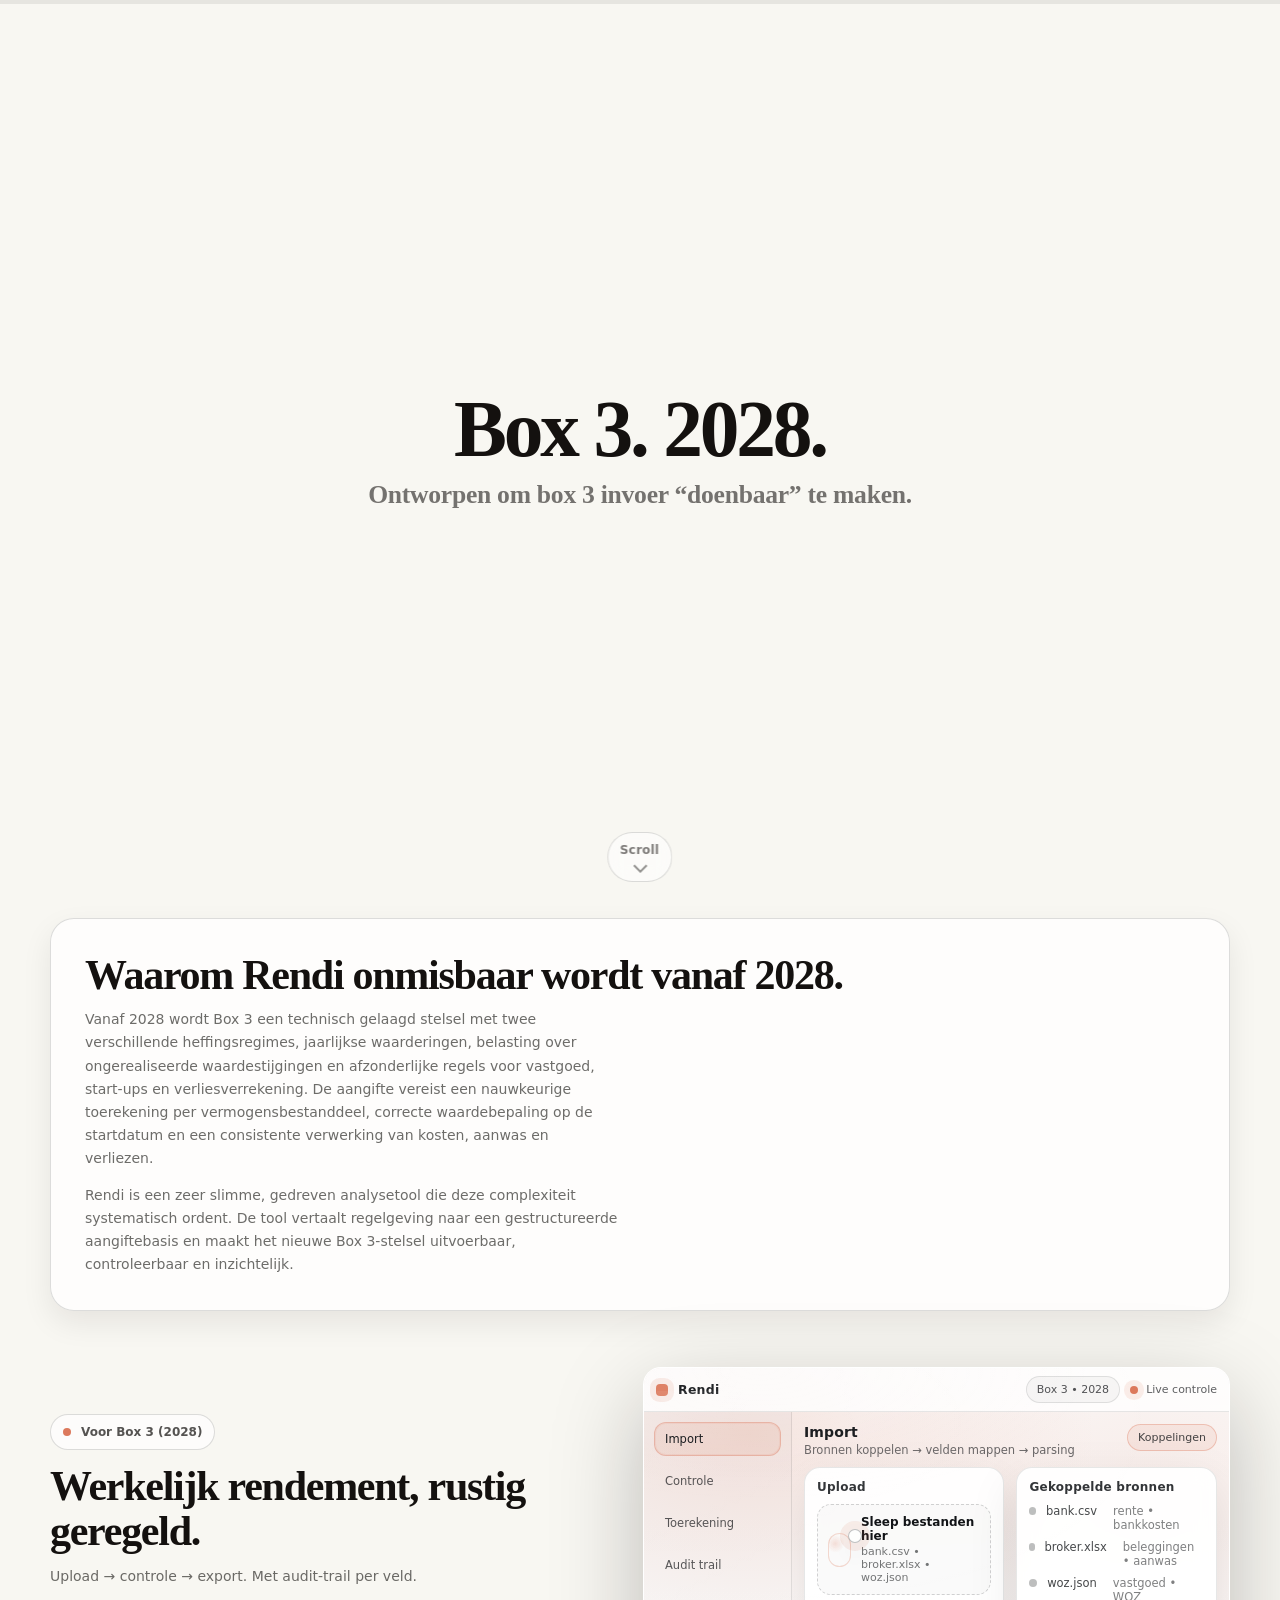
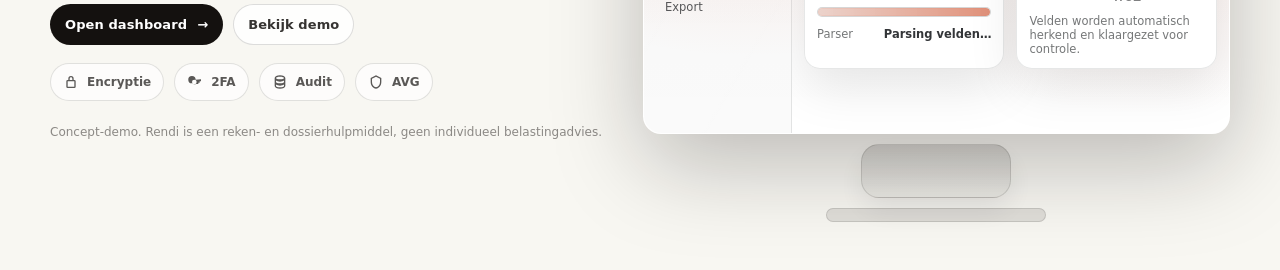
<file: index.html>
<!doctype html>
<html lang="nl">
<head>
  <meta charset="utf-8" />
  <meta name="viewport" content="width=device-width, initial-scale=1, viewport-fit=cover" />
  <title>Rendi — Box 3. 2028. Zonder gedoe.</title>
  <meta name="description" content="Box 3. 2028. Zonder gedoe. Een slimme tool voor de opgave werkelijk rendement." />
  <meta name="theme-color" content="#14110f" />
  <meta name="msapplication-TileColor" content="#14110f" />
  <meta property="og:image" content="assets/img/logo-1024.png" />
  <meta property="og:image:alt" content="Rendi logo" />
  <link rel="icon" href="assets/img/favicon.svg" type="image/svg+xml" />
  <link rel="alternate icon" href="assets/img/favicon.ico" sizes="any" />
  <link rel="icon" href="assets/img/favicon-32x32.png" sizes="32x32" type="image/png" />
  <link rel="icon" href="assets/img/favicon-16x16.png" sizes="16x16" type="image/png" />
  <link rel="apple-touch-icon" href="assets/img/apple-touch-icon.png" sizes="180x180" />
  <link rel="mask-icon" href="assets/img/safari-pinned-tab.svg" color="#14110f" />
  <link rel="manifest" href="assets/site.webmanifest" />
  <link rel="stylesheet" href="assets/css/styles.css" />
</head>
<body>
  <div class="scrollProgress" aria-hidden="true">
    <div class="scrollProgressBar" id="scrollProgressBar"></div>
  </div>

  <!-- Screen 1: only text + scroll -->
  <section class="hero" aria-label="Intro">
    <h1 class="heroTitle">
      Box 3. 2028.
      <span class="line2">Ontworpen om box 3 invoer “doenbaar” te maken.</span>
    </h1>

    <a class="scrollHint" href="#waarom-rendi" aria-label="Scroll naar uitleg">
      Scroll
      <span class="chev" aria-hidden="true"></span>
    </a>
  </section>

  <!-- Screen 2: why Rendi matters from 2028 -->
  <section class="necessity" id="waarom-rendi" aria-label="Waarom Rendi onmisbaar wordt vanaf 2028">
    <div class="wrap">
      <div class="necessityCard reveal">
        <h2 class="h2">Waarom Rendi onmisbaar wordt vanaf 2028.</h2>
        <p class="p">Vanaf 2028 wordt Box 3 een technisch gelaagd stelsel met twee verschillende heffingsregimes, jaarlijkse waarderingen, belasting over ongerealiseerde waardestijgingen en afzonderlijke regels voor vastgoed, start-ups en verliesverrekening. De aangifte vereist een nauwkeurige toerekening per vermogensbestanddeel, correcte waardebepaling op de startdatum en een consistente verwerking van kosten, aanwas en verliezen.</p>
        <p class="p">Rendi is een zeer slimme, gedreven analysetool die deze complexiteit systematisch ordent. De tool vertaalt regelgeving naar een gestructureerde aangiftebasis en maakt het nieuwe Box 3-stelsel uitvoerbaar, controleerbaar en inzichtelijk.</p>
      </div>
    </div>
  </section>

  <!-- Screen 3: minimal explanation + iMac preview -->
  <section class="product" id="product" aria-label="Uitleg en preview">
    <div class="wrap">
      <div class="productGrid">
        <div class="reveal" aria-label="Tekst">
          <span class="kicker"><span class="kdot" aria-hidden="true"></span> Voor Box 3 (2028)</span>
          <h2 class="h2">Werkelijk rendement, rustig geregeld.</h2>
          <p class="p">Upload → controle → export. Met audit‑trail per veld.</p>

          <div class="actions" aria-label="Acties">
            <a class="btn btnPrimary" href="dashboard.html">Open dashboard <span aria-hidden="true">→</span></a>
            <a class="btn btnGhost" href="dashboard.html">Bekijk demo</a>
          </div>

          <div class="trust" aria-label="Beveiliging">
            <span class="badge"><svg viewBox="0 0 24 24" aria-hidden="true" xmlns="http://www.w3.org/2000/svg"><path fill="currentColor" d="M17 9h-1V7a4 4 0 10-8 0v2H7a2 2 0 00-2 2v8a2 2 0 002 2h10a2 2 0 002-2v-8a2 2 0 00-2-2zm-7-2a2 2 0 114 0v2h-4V7zm7 12H7v-8h10v8z"/></svg> Encryptie</span>
            <span class="badge"><svg viewBox="0 0 24 24" aria-hidden="true" xmlns="http://www.w3.org/2000/svg"><path fill="currentColor" d="M7.5 14A5.5 5.5 0 1112.9 8.5L21 8v3h-2v2h-2v2h-3.1A5.5 5.5 0 017.5 14zm0-2A3.5 3.5 0 1011 8.5 3.5 3.5 0 007.5 12z"/></svg> 2FA</span>
            <span class="badge"><svg viewBox="0 0 24 24" aria-hidden="true" xmlns="http://www.w3.org/2000/svg"><path fill="currentColor" d="M12 2C7.6 2 4 3.8 4 6v12c0 2.2 3.6 4 8 4s8-1.8 8-4V6c0-2.2-3.6-4-8-4zm0 2c3.7 0 6 .9 6 2s-2.3 2-6 2-6-.9-6-2 2.3-2 6-2zm0 16c-3.7 0-6-.9-6-2v-2.1c1.6 1 4 1.6 6 1.6s4.4-.6 6-1.6V18c0 1.1-2.3 2-6 2zm0-6c-3.7 0-6-.9-6-2V9.9c1.6 1 4 1.6 6 1.6s4.4-.6 6-1.6V12c0 1.1-2.3 2-6 2z"/></svg> Audit</span>
            <span class="badge"><svg viewBox="0 0 24 24" aria-hidden="true" xmlns="http://www.w3.org/2000/svg"><path fill="currentColor" d="M12 2l8 4v6c0 5-3.4 9.4-8 10-4.6-.6-8-5-8-10V6l8-4zm0 2.3L6 7v5c0 4 2.6 7.5 6 8 3.4-.5 6-4 6-8V7l-6-2.7z"/></svg> AVG</span>
          </div>

          <div class="footer">
            Concept‑demo. Rendi is een reken‑ en dossierhulpmiddel, geen individueel belastingadvies.
          </div>
        </div>

        <div class="reveal" aria-label="Preview">
          <div class="imac">
            <div class="imacFrame">
              <div class="imacScreen">
                <div class="rendiFilm" data-rendi-film aria-label="Rendi productdemo">
                  <div class="rendiUI" data-step="0" style="--rendiAccent:#DC795C;">
                    <!-- Topbar -->
                    <div class="rendiTopbar">
                      <div class="rendiBrand">
                        <span class="rendiMark" aria-hidden="true"></span>
                        <span class="rendiBrandName">Rendi</span>
                      </div>
                      <div class="rendiTopRight">
                        <span class="rendiChip">Box 3 • 2028</span>
                        <span class="rendiLive"><span class="rendiLiveDot" aria-hidden="true"></span> Live controle</span>
                      </div>
                    </div>

                    <!-- Nav -->
                    <div class="rendiNav" aria-hidden="true">
                      <div class="rendiNavItem is-active" data-nav="0">Import</div>
                      <div class="rendiNavItem" data-nav="1">Controle</div>
                      <div class="rendiNavItem" data-nav="2">Toerekening</div>
                      <div class="rendiNavItem" data-nav="3">Audit trail</div>
                      <div class="rendiNavItem" data-nav="4">Export</div>
                    </div>

                    <!-- Main -->
                    <div class="rendiMain">
                      <!-- Panel 0: Import -->
                      <section class="rendiPanel" data-panel="0">
                        <div class="rendiPanelHeader">
                          <div>
                            <div class="rendiTitle">Import</div>
                            <div class="rendiSub">Bronnen koppelen → velden mappen → parsing</div>
                          </div>
                          <div class="rendiPill">Koppelingen</div>
                        </div>

                        <div class="rendiGrid2">
                          <div class="rendiCard">
                            <div class="rendiCardTitle">Upload</div>
                            <div class="rendiDrop">
                              <div class="rendiDropIcon" aria-hidden="true"></div>
                              <div>
                                <div class="rendiDropTitle">Sleep bestanden hier</div>
                                <div class="rendiDropHint">bank.csv • broker.xlsx • woz.json</div>
                              </div>
                            </div>

                            <div class="rendiProgress">
                              <div class="rendiProgressFill" data-progress="import" style="width:0%"></div>
                            </div>

                            <div class="rendiMiniRow">
                              <span class="rendiMiniKey">Parser</span>
                              <span class="rendiMiniVal" data-status="import">Wachten…</span>
                            </div>
                          </div>

                          <div class="rendiCard">
                            <div class="rendiCardTitle">Gekoppelde bronnen</div>
                            <ul class="rendiFiles">
                              <li><span class="rendiFileDot"></span> bank.csv <em>rente • bankkosten</em></li>
                              <li><span class="rendiFileDot"></span> broker.xlsx <em>beleggingen • aanwas</em></li>
                              <li><span class="rendiFileDot"></span> woz.json <em>vastgoed • WOZ</em></li>
                            </ul>

                            <div class="rendiHint">
                              Velden worden automatisch herkend en klaargezet voor controle.
                            </div>
                          </div>
                        </div>
                      </section>

                      <!-- Panel 1: Controle -->
                      <section class="rendiPanel" data-panel="1">
                        <div class="rendiPanelHeader">
                          <div>
                            <div class="rendiTitle">Controle</div>
                            <div class="rendiSub">Validatie per veld + consistentiechecks</div>
                          </div>
                          <div class="rendiPill">Audit‑trail</div>
                        </div>

                        <div class="rendiCard">
                          <div class="rendiCardTitle">Checks</div>
                          <div class="rendiChecks">
                            <div class="rendiCheckItem ok">Startdatum waardering ✓</div>
                            <div class="rendiCheckItem ok">Kosten consistent verwerkt ✓</div>
                            <div class="rendiCheckItem ok">Aanwas vs. realisatie ✓</div>
                            <div class="rendiCheckItem warn">Vastgoed: huur vs. bijtelling → aandachtspunt</div>
                            <div class="rendiCheckItem ok">Verliesdrempel & verrekening ✓</div>
                          </div>

                          <div class="rendiHint">
                            Elke check is herleidbaar naar bron + regelkaart.
                          </div>
                        </div>
                      </section>

                      <!-- Panel 2: Toerekening -->
                      <section class="rendiPanel" data-panel="2">
                        <div class="rendiPanelHeader">
                          <div>
                            <div class="rendiTitle">Toerekening</div>
                            <div class="rendiSub">Per vermogensbestanddeel: inkomsten/aanwas, kosten, resultaat</div>
                          </div>
                          <div class="rendiPill">Aangiftebasis</div>
                        </div>

                        <div class="rendiCard">
                          <div class="rendiCardTitle">Overzicht</div>

                          <div class="rendiTableWrap">
                            <table class="rendiTable" aria-label="Toerekening overzicht">
                              <thead>
                                <tr>
                                  <th>Bestanddeel</th>
                                  <th class="num">Inkomsten/aanwas</th>
                                  <th class="num">Kosten</th>
                                  <th class="num">Resultaat</th>
                                </tr>
                              </thead>
                              <tbody>
                                <tr>
                                  <td><span class="rendiDot"></span> Banktegoeden</td>
                                  <td class="num" data-count data-eur data-val="500">€ 500</td>
                                  <td class="num" data-count data-eur data-val="-20">€ −20</td>
                                  <td class="num" data-count data-eur data-val="480">€ 480</td>
                                </tr>
                                <tr class="hi">
                                  <td><span class="rendiDot"></span> Vastgoed</td>
                                  <td class="num" data-count data-eur data-val="50000">€ 50.000</td>
                                  <td class="num" data-count data-eur data-val="0">€ 0</td>
                                  <td class="num" data-count data-eur data-val="50000">€ 50.000</td>
                                </tr>
                                <tr>
                                  <td><span class="rendiDot"></span> Schuldenrente</td>
                                  <td class="num" data-count data-eur data-val="0">€ 0</td>
                                  <td class="num" data-count data-eur data-val="15000">€ 15.000</td>
                                  <td class="num" data-count data-eur data-val="-15000">€ −15.000</td>
                                </tr>
                              </tbody>
                              <tfoot>
                                <tr>
                                  <td>Totaal</td>
                                  <td class="num">—</td>
                                  <td class="num">—</td>
                                  <td class="num" data-count data-eur data-val="35480">€ 35.480</td>
                                </tr>
                              </tfoot>
                            </table>
                          </div>

                          <div class="rendiHint">
                            Rendi houdt toerekening + definities per veld consistent.
                          </div>
                        </div>
                      </section>

                      <!-- Panel 3: Audit trail -->
                      <section class="rendiPanel" data-panel="3">
                        <div class="rendiPanelHeader">
                          <div>
                            <div class="rendiTitle">Audit trail</div>
                            <div class="rendiSub">Herleidbaar: bron → veld → regel → uitkomst</div>
                          </div>
                          <div class="rendiPill">Controleerbaar</div>
                        </div>

                        <div class="rendiGrid2">
                          <div class="rendiCard">
                            <div class="rendiCardTitle">Log</div>
                            <div class="rendiAudit">
                              <div class="rendiAuditLine">WOZ.json → Vastgoed → waarde (start) → OK</div>
                              <div class="rendiAuditLine">Verhuur → huurinkomsten → € 50.000</div>
                              <div class="rendiAuditLine">Regelkaart → vastgoed: huur vs. bijtelling</div>
                              <div class="rendiAuditLine">Bank → rente → € 500</div>
                              <div class="rendiAuditLine">Bank → kosten → € 20</div>
                              <div class="rendiAuditLine">Schuld → rente → € 15.000</div>
                            </div>
                            <div class="rendiHint">Klik in de echte tool op elk veld voor bron + berekening.</div>
                          </div>

                          <div class="rendiCard">
                            <div class="rendiCardTitle">Regelkaart</div>
                            <div class="rendiRule">
                              <div class="rendiRuleTitle">Vastgoed (concept)</div>
                              <div class="rendiRuleBody">
                                Heffing volgt de hoogste grondslag (huur of bijtelling), minus aftrekbare kosten.
                                Verbeteringen worden apart behandeld richting verkoopwinst.
                              </div>
                              <div class="rendiRuleCode">
                                grondslag = max(huur, bijtelling) − onderhoud
                              </div>
                            </div>
                            <div class="rendiHint">Zo blijft elk getal uitlegbaar — ook bij controle.</div>
                          </div>
                        </div>
                      </section>

                      <!-- Panel 4: Export -->
                      <section class="rendiPanel" data-panel="4">
                        <div class="rendiPanelHeader">
                          <div>
                            <div class="rendiTitle">Export</div>
                            <div class="rendiSub">Genereer aangiftebasis + rapportage</div>
                          </div>
                          <div class="rendiPill">Klaar</div>
                        </div>

                        <div class="rendiCard">
                          <div class="rendiCardTitle">Export aangiftebasis</div>

                          <div class="rendiExportRow">
                            <div class="rendiExportOpt is-on">XML</div>
                            <div class="rendiExportOpt">CSV</div>
                            <div class="rendiExportOpt">PDF</div>
                            <div class="rendiExportBtn">
                              Genereer
                              <span class="rendiExportSpark" aria-hidden="true"></span>
                            </div>
                          </div>

                          <div class="rendiProgress">
                            <div class="rendiProgressFill" data-progress="export" style="width:0%"></div>
                          </div>

                          <div class="rendiMiniRow">
                            <span class="rendiMiniKey">Status</span>
                            <span class="rendiMiniVal" data-status="export">Wachten…</span>
                          </div>

                          <div class="rendiHint">
                            Output is gestructureerd + voorzien van audit‑trail per veld.
                          </div>
                        </div>
                      </section>
                    </div>

                    <!-- Summary (blijft staan) -->
            

                    <!-- Cursor + screen glass -->
                    <div class="rendiCursor" aria-hidden="true"></div>
                    <div class="rendiGlass" aria-hidden="true"></div>
                  </div>
                </div>
              </div>
              <div class="imacChin" aria-hidden="true"></div>
            </div>
            <div class="imacStand" aria-hidden="true"></div>
            <div class="imacFoot" aria-hidden="true"></div>
          </div>
        </div>
      </div>
    </div>
  </section>

  <script src="assets/js/app.js"></script>
</body>
</html>
</file>
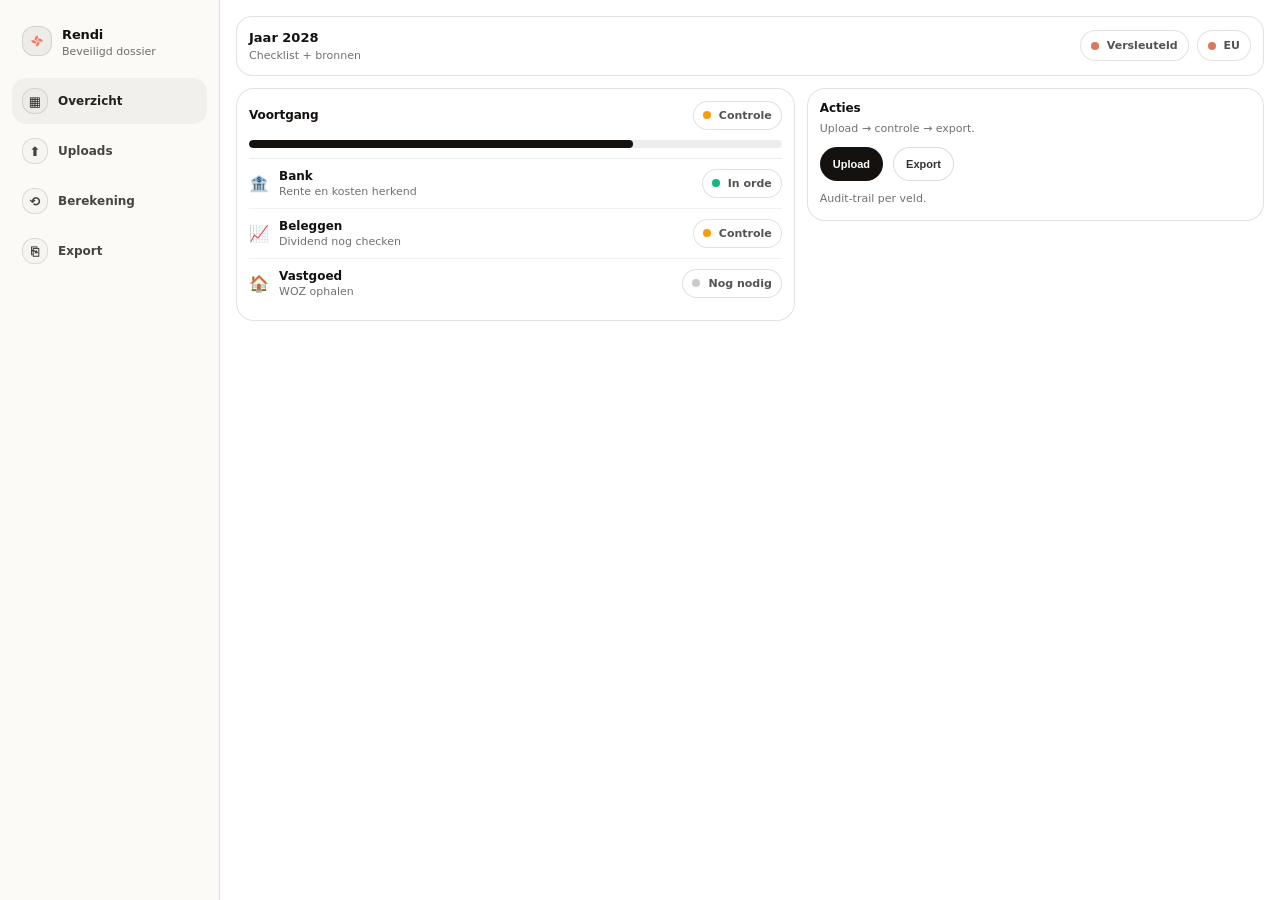
<file: dashboard.html>
<!doctype html>
<html lang="nl">
<head>
  <meta charset="utf-8" />
  <meta name="viewport" content="width=device-width, initial-scale=1" />
  <title>Rendi — Dashboard (preview)</title>
  <meta name="theme-color" content="#14110f" />
  <meta name="msapplication-TileColor" content="#14110f" />
  <meta property="og:image" content="assets/img/logo-1024.png" />
  <meta property="og:image:alt" content="Rendi logo" />
  <link rel="icon" href="assets/img/favicon.svg" type="image/svg+xml" />
  <link rel="alternate icon" href="assets/img/favicon.ico" sizes="any" />
  <link rel="icon" href="assets/img/favicon-32x32.png" sizes="32x32" type="image/png" />
  <link rel="icon" href="assets/img/favicon-16x16.png" sizes="16x16" type="image/png" />
  <link rel="apple-touch-icon" href="assets/img/apple-touch-icon.png" sizes="180x180" />
  <link rel="mask-icon" href="assets/img/safari-pinned-tab.svg" color="#14110f" />
  <link rel="manifest" href="assets/site.webmanifest" />
  <style>
    :root{
      --bg:#ffffff;
      --side:#fbfaf6;
      --ink:#14110f;
      --muted: rgba(20,17,15,.60);
      --line: rgba(20,17,15,.12);
      --accent:#DC795C;
    }
    *{ box-sizing:border-box; }
    html,body{ height:100%; }
    body{
      margin:0;
      font-family: ui-sans-serif, system-ui, -apple-system, Segoe UI, Roboto, Helvetica, Arial;
      color: var(--ink);
      background: var(--bg);
    }
    .app{
      height:100%;
      display:grid;
      grid-template-columns: 220px 1fr;
    }
    .side{
      background: var(--side);
      border-right: 1px solid var(--line);
      padding: 14px 12px;
    }
    .brand{
      display:flex; align-items:center; gap:10px;
      padding: 10px 10px;
      border-radius: 14px;
    }
    .mark{
      width: 30px; height: 30px;
      border-radius: 12px;
      background: rgba(20,17,15,.06);
      border: 1px solid rgba(20,17,15,.12);
      display:grid; place-items:center;
      overflow: hidden;
    }
    .mark img{
      width: 16px;
      height: 16px;
      object-fit: contain;
      opacity: .92;
    }
    .brand strong{ font-size: 13px; letter-spacing:-.01em; }
    .brand span{ display:block; font-size: 11px; color: var(--muted); margin-top:2px; }
    .nav{ margin-top: 10px; display:grid; gap: 4px; }
    .nav a{
      display:flex; align-items:center; gap: 10px;
      padding: 10px 10px;
      border-radius: 14px;
      font-size: 12px;
      color: rgba(20,17,15,.78);
      font-weight: 650;
      text-decoration:none;
    }
    .nav a.active{
      background: rgba(20,17,15,.04);
      color: rgba(20,17,15,.92);
    }
    .nav .ico{
      width: 26px; height: 26px;
      border-radius: 12px;
      border: 1px solid rgba(20,17,15,.12);
      background: rgba(20,17,15,.02);
      display:grid; place-items:center;
      font-size: 13px;
    }

    .main{
      padding: 16px 16px;
    }
    .top{
      display:flex;
      align-items:center;
      justify-content:space-between;
      gap: 10px;
      padding: 10px 12px;
      border: 1px solid var(--line);
      border-radius: 16px;
      background: rgba(255,255,255,.92);
    }
    .top strong{ font-size: 13px; }
    .chip{
      display:inline-flex;
      align-items:center;
      gap: 8px;
      padding: 8px 10px;
      border-radius: 999px;
      border: 1px solid rgba(20,17,15,.12);
      background: rgba(255,255,255,.92);
      font-size: 11px;
      color: rgba(20,17,15,.72);
      font-weight: 700;
      white-space:nowrap;
    }
    .chip .dot{
      width: 8px; height: 8px;
      border-radius: 999px;
      background: var(--accent);
    }

    .grid{
      display:grid;
      grid-template-columns: 1.1fr .9fr;
      gap: 12px;
      margin-top: 12px;
      align-items:start;
    }
    .card{
      border: 1px solid var(--line);
      border-radius: 18px;
      background: rgba(255,255,255,.96);
      padding: 12px;
    }
    .h{
      display:flex;
      align-items:center;
      justify-content:space-between;
      gap: 10px;
    }
    .h h2{
      margin:0;
      font-size: 12px;
      letter-spacing:-.01em;
    }
    .muted{ color: var(--muted); font-size: 11px; line-height: 1.5; margin-top: 6px; }

    .barTrack{
      height: 8px;
      border-radius: 999px;
      background: rgba(20,17,15,.08);
      overflow:hidden;
      margin-top: 10px;
    }
    .bar{
      height:100%;
      width: 72%;
      border-radius: 999px;
      background: var(--ink);
    }

    .rows{ margin-top: 10px; border-top: 1px solid rgba(20,17,15,.08); }
    .row{
      display:flex;
      align-items:center;
      justify-content:space-between;
      gap: 10px;
      padding: 10px 0;
      border-bottom: 1px solid rgba(20,17,15,.06);
    }
    .left{
      display:flex;
      align-items:center;
      gap: 10px;
      min-width: 0;
    }
    .title{
      min-width:0;
    }
    .title strong{ display:block; font-size: 12px; }
    .title span{ display:block; font-size: 11px; color: var(--muted); margin-top: 2px; white-space: nowrap; overflow:hidden; text-overflow: ellipsis; max-width: 260px; }
    .pill{
      display:inline-flex;
      align-items:center;
      gap: 8px;
      padding: 7px 9px;
      border-radius: 999px;
      border: 1px solid rgba(20,17,15,.12);
      background: rgba(255,255,255,.96);
      font-size: 11px;
      font-weight: 700;
      color: rgba(20,17,15,.72);
      white-space:nowrap;
    }
    .pill .s{ width: 8px; height: 8px; border-radius:999px; background: rgba(20,17,15,.25); }
    .pill.ok .s{ background: rgba(16,185,129,1); }
    .pill.warn .s{ background: rgba(245,158,11,1); }
    .pill.todo .s{ background: rgba(20,17,15,.22); }

    .btn{
      display:inline-flex;
      align-items:center;
      justify-content:center;
      gap: 8px;
      padding: 10px 12px;
      border-radius: 999px;
      border: 1px solid transparent;
      background: var(--ink);
      color:#fff;
      font-weight: 800;
      font-size: 11px;
      cursor:pointer;
    }
    .btnGhost{
      background: rgba(255,255,255,.96);
      border-color: rgba(20,17,15,.14);
      color: rgba(20,17,15,.86);
    }

    @media (max-width: 860px){
      .app{ grid-template-columns: 200px 1fr; }
      .grid{ grid-template-columns: 1fr; }
      .title span{ max-width: 100%; }
    }
  </style>
</head>
<body>
  <div class="app" aria-label="Dashboard preview">
    <aside class="side" aria-label="Navigatie">
      <div class="brand">
        <div class="mark" aria-hidden="true"><img src="assets/img/logo.png" alt="" /></div>
        <div>
          <strong>Rendi</strong>
          <span>Beveiligd dossier</span>
        </div>
      </div>

      <nav class="nav" aria-label="Menu">
        <a class="active" href="#"><span class="ico" aria-hidden="true">▦</span> Overzicht</a>
        <a href="#"><span class="ico" aria-hidden="true">⬆︎</span> Uploads</a>
        <a href="#"><span class="ico" aria-hidden="true">⟲</span> Berekening</a>
        <a href="#"><span class="ico" aria-hidden="true">⎘</span> Export</a>
      </nav>
    </aside>

    <main class="main">
      <div class="top" aria-label="Balk">
        <div>
          <strong>Jaar 2028</strong>
          <div class="muted" style="margin-top:2px;">Checklist + bronnen</div>
        </div>
        <div style="display:flex; gap:8px; align-items:center;">
          <span class="chip"><span class="dot" aria-hidden="true"></span> Versleuteld</span>
          <span class="chip"><span class="dot" aria-hidden="true"></span> EU</span>
        </div>
      </div>

      <div class="grid" aria-label="Dashboard grid">
        <section class="card" aria-label="Voortgang">
          <div class="h">
            <h2>Voortgang</h2>
            <span class="pill warn"><span class="s" aria-hidden="true"></span> Controle</span>
          </div>
          <div class="barTrack" aria-hidden="true"><div class="bar"></div></div>

          <div class="rows" role="list" aria-label="Categorieën">
            <div class="row" role="listitem">
              <div class="left">
                <span class="ico" aria-hidden="true">🏦</span>
                <div class="title"><strong>Bank</strong><span>Rente en kosten herkend</span></div>
              </div>
              <span class="pill ok"><span class="s" aria-hidden="true"></span> In orde</span>
            </div>
            <div class="row" role="listitem">
              <div class="left">
                <span class="ico" aria-hidden="true">📈</span>
                <div class="title"><strong>Beleggen</strong><span>Dividend nog checken</span></div>
              </div>
              <span class="pill warn"><span class="s" aria-hidden="true"></span> Controle</span>
            </div>
            <div class="row" role="listitem" style="border-bottom:0;">
              <div class="left">
                <span class="ico" aria-hidden="true">🏠</span>
                <div class="title"><strong>Vastgoed</strong><span>WOZ ophalen</span></div>
              </div>
              <span class="pill todo"><span class="s" aria-hidden="true"></span> Nog nodig</span>
            </div>
          </div>
        </section>

        <section class="card" aria-label="Acties">
          <div class="h">
            <h2>Acties</h2>
          </div>
          <div class="muted">Upload → controle → export.</div>

          <div style="display:flex; gap:10px; flex-wrap:wrap; margin-top:10px;">
            <button class="btn" type="button">Upload</button>
            <button class="btn btnGhost" type="button">Export</button>
          </div>

          <div class="muted" style="margin-top:10px;">
            Audit‑trail per veld.
          </div>
        </section>
      </div>
    </main>
  </div>
</body>
</html>
</file>
<file: assets/css/styles.css>
/* Rendi — Claude-like scroll landing (v2)
   First screen: only “Box 3. 2028. Zonder gedoe.” + Scroll
   Second screen: minimal explanation + iMac preview (dashboard)
*/

:root{
  --bg: #F8F7F2;
  --ink: #14110F;
  --muted: rgba(20,17,15,.62);
  --line: rgba(20,17,15,.14);
  --card: rgba(255,255,255,.78);

  --accent: #DC795C;
  --shadow: 0 24px 70px rgba(20,17,15,.12);
  --shadow2: 0 12px 30px rgba(20,17,15,.08);

  --radius: 18px;
  --radius2: 24px;

  --max: 1180px;

  --focus: 0 0 0 4px rgba(220,121,92,.18);

  /* iOS safe areas */
  --safe-top: env(safe-area-inset-top);
  --safe-bottom: env(safe-area-inset-bottom);
}

*{ box-sizing: border-box; }
html{
  scroll-behavior: smooth;
  -webkit-text-size-adjust: 100%;
}
body{
  margin:0;
  color: var(--ink);
  background: var(--bg);
  font-family: ui-sans-serif, system-ui, -apple-system, Segoe UI, Roboto, Helvetica, Arial;
  overflow-x:hidden;
}

a{ color: inherit; text-decoration: none; }


.scrollProgress{
  position: fixed;
  top: 0;
  left: 0;
  width: 100%;
  height: 4px;
  background: rgba(20,17,15,.08);
  z-index: 9999;
}

.scrollProgressBar{
  width: 0;
  height: 100%;
  background: var(--accent);
  transition: width .08s linear;
}

a:hover{ text-decoration: underline; }
button{ font: inherit; }

.wrap{
  width: min(var(--max), calc(100% - 44px));
  margin: 0 auto;
}
@media (max-width: 820px){
  .wrap{ width: min(var(--max), calc(100% - 32px)); }
}

/* Reveal animation */
.reveal{
  opacity: 0;
  transform: translateY(18px);
  transition: opacity .7s ease, transform .7s cubic-bezier(.2,.9,.2,1);
  will-change: opacity, transform;
}
.reveal.isVisible{
  opacity: 1;
  transform: translateY(0);
}
@media (prefers-reduced-motion: reduce){
  .reveal{ opacity:1; transform:none; transition:none; }
}

/* Hero screen */
.hero{
  min-height: 100vh;
  min-height: 100svh;
  display:grid;
  place-items:center;
  padding: calc(24px + var(--safe-top)) 0 calc(24px + var(--safe-bottom));
  position: relative;
}

.heroTitle{
  text-align:center;
  font-family: ui-serif, "Iowan Old Style", "Georgia", "Times New Roman", serif;
  font-size: clamp(44px, 6.2vw, 84px);
  line-height: 1.02;
  letter-spacing: -0.04em;
  font-weight: 700;
  margin: 0;
}
.heroTitle .line2{
  display:block;
  margin-top: 10px;
  font-size: clamp(17px, 2vw, 28px);
  line-height: 1.25;
  letter-spacing: -0.01em;
  color: rgba(20,17,15,.58);
  font-weight: 600;
}

@media (max-width: 600px){
  .heroTitle .line2{
    font-size: clamp(14px, 4.1vw, 18px);
    line-height: 1.35;
    max-width: min(30ch, 86vw);
    margin-inline: auto;
    color: rgba(20,17,15,.54);
  }
}

.scrollHint{
  position:absolute;
  left: 50%;
  transform: translateX(-50%);
  bottom: calc(18px + var(--safe-bottom));
  display:inline-flex;
  flex-direction:column;
  align-items:center;
  gap: 10px;
  color: rgba(20,17,15,.55);
  font-weight: 650;
  font-size: 12px;
  letter-spacing: .2px;
  padding: 10px 12px;
  border-radius: 999px;
  border: 1px solid rgba(20,17,15,.14);
  background: rgba(255,255,255,.55);
  backdrop-filter: blur(10px);
}
.scrollHint:hover{ text-decoration:none; color: rgba(20,17,15,.72); }
.scrollHint .chev{
  width: 10px; height: 10px;
  border-right: 2px solid rgba(20,17,15,.45);
  border-bottom: 2px solid rgba(20,17,15,.45);
  transform: rotate(45deg);
  margin-top: -6px;
}



/* Why Rendi section */
.necessity{
  padding: 18px 0 12px;
}

.necessityCard{
  background: var(--card);
  border: 1px solid var(--line);
  border-radius: var(--radius2);
  box-shadow: var(--shadow2);
  padding: clamp(22px, 3vw, 34px);
}

.necessityCard .h2{
  margin-top: 0;
}

.necessityCard .p + .p{
  margin-top: 14px;
}

/* Product screen */
.product{
  padding: calc(44px + var(--safe-top)) 0 calc(48px + var(--safe-bottom));
}

.productGrid{
  display:grid;
  grid-template-columns: 1fr 1.05fr;
  gap: 34px;
  align-items:center;
}

@media (max-width: 980px){
  .productGrid{ grid-template-columns: 1fr; gap: 18px; }
}

.kicker{
  display:inline-flex;
  align-items:center;
  gap: 10px;
  padding: 10px 12px;
  border-radius: 999px;
  border: 1px solid rgba(20,17,15,.14);
  background: rgba(255,255,255,.65);
  color: rgba(20,17,15,.72);
  font-weight: 700;
  font-size: 12px;
}

.kdot{
  width: 8px; height: 8px;
  border-radius: 999px;
  background: var(--accent);
}

.h2{
  margin: 14px 0 10px;
  font-family: ui-serif, "Iowan Old Style", "Georgia", "Times New Roman", serif;
  font-size: clamp(26px, 3.4vw, 42px);
  line-height: 1.08;
  letter-spacing: -0.03em;
  font-weight: 700;
}
.p{
  margin: 0;
  color: var(--muted);
  font-size: 14px;
  line-height: 1.65;
  max-width: 60ch;
}

.actions{
  display:flex;
  gap: 10px;
  flex-wrap:wrap;
  margin-top: 16px;
}

.btn{
  display:inline-flex;
  align-items:center;
  justify-content:center;
  gap: 10px;
  padding: 12px 14px;
  border-radius: 999px;
  border: 1px solid transparent;
  cursor:pointer;
  user-select:none;
  font-weight: 800;
  font-size: 13px;
  letter-spacing: .1px;
  transition: transform .12s ease, box-shadow .12s ease, opacity .12s ease;
}
.btn:active{ transform: translateY(1px); }
.btn:focus-visible{ outline:none; box-shadow: var(--focus); }

.btnPrimary{
  background: var(--ink);
  color: #fff;
}
.btnPrimary:hover{ opacity: .92; }

.btnGhost{
  background: rgba(255,255,255,.80);
  border-color: rgba(20,17,15,.14);
  color: rgba(20,17,15,.86);
}
.btnGhost:hover{ box-shadow: var(--shadow2); transform: translateY(-1px); text-decoration:none; }

/* Trust badges */
.trust{
  display:flex;
  flex-wrap:wrap;
  gap: 10px;
  margin-top: 18px;
}

.badge{
  display:inline-flex;
  align-items:center;
  gap: 8px;
  padding: 10px 12px;
  border-radius: 999px;
  background: rgba(255,255,255,.65);
  border: 1px solid rgba(20,17,15,.12);
  color: rgba(20,17,15,.70);
  font-weight: 700;
  font-size: 12px;
}
.badge svg{ width: 16px; height: 16px; }

/* iMac mock */
.imac{
  width: 100%;
  display:grid;
  justify-items:center;
  gap: 10px;
}

.imacFrame{
  width: 100%;
  aspect-ratio: 16 / 10;
  border-radius: 28px;
  background: #11100f;
  box-shadow: 0 30px 90px rgba(20,17,15,.26);
  padding: 14px;
  position: relative;
}

.imacFrame:before{
  content:"";
  position:absolute;
  top: 10px;
  left: 50%;
  transform: translateX(-50%);
  width: 7px;
  height: 7px;
  border-radius: 999px;
  background: rgba(255,255,255,.25);
}

.imacScreen{
  width: 100%;
  aspect-ratio: 16 / 10;
  border-radius: 18px;
  overflow:hidden;
  background: #ffffff;
  border: 1px solid rgba(255,255,255,.10);
  position:relative;
}

.imacScreen:after{
  content:"";
  position:absolute;
  inset:0;
  background: radial-gradient(600px 240px at 20% 0%, rgba(255,255,255,.10), transparent 55%);
  pointer-events:none;
}

.imacScreen iframe{
  width: 100%;
  height: 100%;
  border: 0;
}

.imacChin{
  width: 64%;
  height: 12px;
  border-radius: 0 0 18px 18px;
  background: rgba(255,255,255,.06);
  margin-top: 10px;
  opacity: .85;
}

.imacStand{
  width: 150px;
  height: 54px;
  border-radius: 18px;
  background: linear-gradient(180deg, rgba(20,17,15,.16), rgba(20,17,15,.06));
  border: 1px solid rgba(20,17,15,.12);
  box-shadow: var(--shadow2);
}

.imacFoot{
  width: 220px;
  height: 14px;
  border-radius: 999px;
  background: rgba(20,17,15,.10);
  border: 1px solid rgba(20,17,15,.12);
}

/* Footer */
.footer{
  padding: 22px 0 calc(34px + var(--safe-bottom));
  color: rgba(20,17,15,.48);
  font-size: 12px;
  line-height: 1.6;
}

/* ===========================
   RENDI iMAC FILM (embedded UI)
   Accent: #DC795C
   =========================== */

.imacScreen { position: relative; }
.imacScreen {
  position: absolute;
  inset: 0;
  overflow: hidden;
}
.imacScreen .rendiFilm{
  position:absolute;
  inset:0;
  width:100%;
  height:100%;
  border:0;
}

/* Film container */
.rendiFilm{
  background:#070A0F;
  overflow:hidden;
}

/* Product UI */
.rendiUI{
  --rendiAccent:#DC795C;
  --ink: rgba(237,239,243,.92);
  --muted: rgba(237,239,243,.70);
  --line: rgba(237,239,243,.10);
  --panel: rgba(11,14,22,.72);
  --panel2: rgba(255,255,255,.04);

  position:relative;
  width:100%;
  height:100%;
  display:grid;
  grid-template-columns: 148px 1fr;
  grid-template-rows: 44px 1fr;
  grid-template-areas:
    "top top"
    "nav main";

  font-family: ui-sans-serif, system-ui, -apple-system, "Segoe UI", Roboto, Helvetica, Arial;
  color: var(--ink);
  background:
    radial-gradient(560px 360px at 18% 18%, rgba(220,121,92,.16), transparent 62%),
    radial-gradient(520px 360px at 86% 36%, rgba(220,121,92,.10), transparent 60%),
    linear-gradient(180deg, rgba(255,255,255,.05), rgba(255,255,255,.02));
}

/* Topbar */
.rendiTopbar{
  grid-area:top;
  display:flex;
  align-items:center;
  justify-content:space-between;
  padding: 10px 12px;
  border-bottom:1px solid var(--line);
  background: rgba(0,0,0,.10);
}

.rendiBrand{
  display:flex;
  align-items:center;
  gap:10px;
}

.rendiMark{
  width:12px; height:12px; border-radius:4px;
  background: var(--rendiAccent);
  box-shadow: 0 0 0 6px rgba(220,121,92,.14);
}

.rendiBrandName{
  font-weight:800;
  letter-spacing:.02em;
  font-size:12.5px;
}

.rendiTopRight{
  display:flex;
  align-items:center;
  gap:10px;
}

.rendiChip{
  font-size:11px;
  padding:6px 10px;
  border-radius:999px;
  border:1px solid rgba(237,239,243,.14);
  background: rgba(255,255,255,.03);
  color: rgba(237,239,243,.82);
}

.rendiLive{
  font-size:11px;
  color: rgba(237,239,243,.78);
  display:inline-flex;
  align-items:center;
  gap:8px;
}
.rendiLiveDot{
  width:8px; height:8px; border-radius:999px;
  background: var(--rendiAccent);
  box-shadow: 0 0 0 6px rgba(220,121,92,.12);
}

/* Nav */
.rendiNav{
  grid-area:nav;
  padding: 10px;
  border-right:1px solid var(--line);
  background: rgba(0,0,0,.06);
}

.rendiNavItem{
  font-size:11.5px;
  padding:9px 10px;
  border-radius:12px;
  color: rgba(237,239,243,.78);
  border:1px solid transparent;
  background: transparent;
  margin-bottom:8px;
  user-select:none;
}

.rendiNavItem.is-active{
  color: rgba(237,239,243,.92);
  background: rgba(220,121,92,.14);
  border-color: rgba(220,121,92,.35);
  box-shadow: 0 0 0 1px rgba(220,121,92,.10) inset;
}

/* Main area + panels */
.rendiMain{
  grid-area:main;
  position:relative;
  padding: 12px;
  overflow:hidden;
}

.rendiPanel{
  position:absolute;
  inset:12px;
  opacity:0;
  transform: translateY(6px);
  pointer-events:none;
  transition: opacity .45s ease, transform .45s ease;
}

.rendiUI[data-step="0"] .rendiPanel[data-panel="0"],
.rendiUI[data-step="1"] .rendiPanel[data-panel="1"],
.rendiUI[data-step="2"] .rendiPanel[data-panel="2"],
.rendiUI[data-step="3"] .rendiPanel[data-panel="3"],
.rendiUI[data-step="4"] .rendiPanel[data-panel="4"]{
  opacity:1;
  transform:none;
  pointer-events:auto;
}

.rendiPanelHeader{
  display:flex;
  align-items:flex-start;
  justify-content:space-between;
  gap:12px;
  margin-bottom:10px;
}

.rendiTitle{
  font-weight:800;
  font-size:14px;
  letter-spacing:.01em;
}
.rendiSub{
  margin-top:3px;
  font-size:11.5px;
  color: var(--muted);
}

.rendiPill{
  font-size:11px;
  padding:6px 10px;
  border-radius:999px;
  border:1px solid rgba(220,121,92,.30);
  background: rgba(220,121,92,.10);
  color: rgba(237,239,243,.85);
}

/* Cards */
.rendiCard{
  background: var(--panel);
  border:1px solid rgba(237,239,243,.12);
  border-radius: 16px;
  padding: 12px;
  box-shadow: 0 18px 50px rgba(0,0,0,.45);
  backdrop-filter: blur(10px);
}

.rendiCardTitle{
  font-weight:800;
  font-size:12px;
  letter-spacing:.02em;
  margin-bottom:10px;
}

.rendiGrid2{
  display:grid;
  grid-template-columns: 1fr 1fr;
  gap:12px;
}

/* Dropzone */
.rendiDrop{
  display:flex;
  gap:10px;
  align-items:center;
  padding: 10px;
  border-radius: 14px;
  border: 1px dashed rgba(237,239,243,.16);
  background: rgba(255,255,255,.03);
}

.rendiDropIcon{
  width:34px; height:34px; border-radius:12px;
  border:1px solid rgba(220,121,92,.28);
  background:
    radial-gradient(14px 14px at 30% 30%, rgba(220,121,92,.22), transparent 65%),
    rgba(255,255,255,.02);
}

.rendiDropTitle{ font-weight:700; font-size:12px; }
.rendiDropHint{ margin-top:2px; font-size:11px; color: var(--muted); }

/* Progress */
.rendiProgress{
  margin-top:12px;
  height:10px;
  border-radius:999px;
  overflow:hidden;
  border:1px solid rgba(237,239,243,.12);
  background: rgba(0,0,0,.25);
}
.rendiProgressFill{
  height:100%;
  width:0%;
  border-radius:999px;
  background: linear-gradient(90deg, rgba(220,121,92,.25), rgba(220,121,92,.80));
  box-shadow: 0 0 0 1px rgba(220,121,92,.10) inset;
  transition: width 1.9s linear;
}

/* Mini rows + hint */
.rendiMiniRow{
  margin-top:10px;
  display:flex;
  justify-content:space-between;
  gap:10px;
  font-size:11.5px;
}
.rendiMiniKey{ color: var(--muted); }
.rendiMiniVal{ color: rgba(237,239,243,.86); font-weight:600; }

.rendiHint{
  margin-top:10px;
  font-size:11.5px;
  color: rgba(237,239,243,.68);
}

/* Files */
.rendiFiles{
  margin:0;
  padding:0;
  list-style:none;
  display:flex;
  flex-direction:column;
  gap:8px;
  font-size:11.5px;
  color: rgba(237,239,243,.84);
}
.rendiFiles li{
  display:flex;
  align-items:baseline;
  gap:10px;
}
.rendiFiles em{
  font-style:normal;
  color: rgba(237,239,243,.62);
  margin-left:6px;
}
.rendiFileDot{
  width:8px; height:8px; border-radius:999px;
  background: rgba(237,239,243,.35);
}

/* Checks */
.rendiChecks{ display:flex; flex-direction:column; gap:8px; }
.rendiCheckItem{
  opacity:0;
  transform: translateY(6px);
  transition: opacity .45s ease, transform .45s ease;
  font-size:12px;
  padding:10px 10px;
  border-radius: 14px;
  border:1px solid rgba(237,239,243,.12);
  background: rgba(255,255,255,.03);
}
.rendiCheckItem.ok{ border-color: rgba(237,239,243,.12); }
.rendiCheckItem.warn{
  border-color: rgba(220,121,92,.35);
  background: rgba(220,121,92,.10);
}

.rendiUI[data-step="1"] .rendiCheckItem{
  opacity:1; transform:none;
}
.rendiUI[data-step="1"] .rendiCheckItem:nth-child(1){ transition-delay: .10s; }
.rendiUI[data-step="1"] .rendiCheckItem:nth-child(2){ transition-delay: .18s; }
.rendiUI[data-step="1"] .rendiCheckItem:nth-child(3){ transition-delay: .26s; }
.rendiUI[data-step="1"] .rendiCheckItem:nth-child(4){ transition-delay: .34s; }
.rendiUI[data-step="1"] .rendiCheckItem:nth-child(5){ transition-delay: .42s; }

/* Table */
.rendiTableWrap{
  border-radius:14px;
  overflow:hidden;
  border:1px solid rgba(237,239,243,.12);
  background: rgba(0,0,0,.18);
}

.rendiTable{
  width:100%;
  border-collapse:collapse;
  font-size:11.5px;
}

.rendiTable th, .rendiTable td{
  padding:10px 10px;
  border-bottom:1px solid rgba(237,239,243,.08);
  color: rgba(237,239,243,.84);
}

.rendiTable thead th{
  font-weight:800;
  color: rgba(237,239,243,.72);
  background: rgba(255,255,255,.02);
}
.rendiTable .num{ text-align:right; font-variant-numeric: tabular-nums; }
.rendiTable tbody tr.hi td{
  background: rgba(220,121,92,.08);
}
.rendiDot{
  width:8px; height:8px; border-radius:999px;
  display:inline-block;
  background: rgba(220,121,92,.65);
  margin-right:8px;
  box-shadow: 0 0 0 6px rgba(220,121,92,.10);
}

/* Audit */
.rendiAudit{ display:flex; flex-direction:column; gap:8px; }
.rendiAuditLine{
  opacity:0;
  transform: translateY(6px);
  transition: opacity .45s ease, transform .45s ease;
  font-size:11.5px;
  padding:10px 10px;
  border-radius: 14px;
  border:1px solid rgba(237,239,243,.12);
  background: rgba(255,255,255,.03);
}
.rendiUI[data-step="3"] .rendiAuditLine{ opacity:1; transform:none; }
.rendiUI[data-step="3"] .rendiAuditLine:nth-child(1){ transition-delay:.10s; }
.rendiUI[data-step="3"] .rendiAuditLine:nth-child(2){ transition-delay:.18s; }
.rendiUI[data-step="3"] .rendiAuditLine:nth-child(3){ transition-delay:.26s; }
.rendiUI[data-step="3"] .rendiAuditLine:nth-child(4){ transition-delay:.34s; }
.rendiUI[data-step="3"] .rendiAuditLine:nth-child(5){ transition-delay:.42s; }
.rendiUI[data-step="3"] .rendiAuditLine:nth-child(6){ transition-delay:.50s; }

.rendiRule{
  border-radius:14px;
  border:1px solid rgba(220,121,92,.30);
  background: rgba(220,121,92,.08);
  padding: 10px;
}
.rendiRuleTitle{
  font-weight:800;
  font-size:12px;
  margin-bottom:6px;
}
.rendiRuleBody{
  font-size:11.5px;
  color: rgba(237,239,243,.78);
  line-height:1.45;
}
.rendiRuleCode{
  margin-top:10px;
  font-size:11.5px;
  font-family: ui-monospace, SFMono-Regular, Menlo, Monaco, Consolas, "Liberation Mono", "Courier New", monospace;
  color: rgba(237,239,243,.88);
  padding:10px;
  border-radius: 12px;
  border:1px solid rgba(237,239,243,.12);
  background: rgba(0,0,0,.22);
}

/* Export */
.rendiExportRow{
  display:flex;
  align-items:center;
  gap:10px;
  flex-wrap:wrap;
}
.rendiExportOpt{
  font-size:11px;
  padding:8px 10px;
  border-radius: 12px;
  border:1px solid rgba(237,239,243,.12);
  background: rgba(255,255,255,.03);
  color: rgba(237,239,243,.78);
}
.rendiExportOpt.is-on{
  border-color: rgba(220,121,92,.35);
  background: rgba(220,121,92,.10);
  color: rgba(237,239,243,.90);
}

.rendiExportBtn{
  margin-left:auto;
  font-size:11px;
  padding:9px 12px;
  border-radius: 12px;
  border:1px solid rgba(220,121,92,.45);
  background: linear-gradient(180deg, rgba(220,121,92,.22), rgba(220,121,92,.10));
  color: rgba(237,239,243,.92);
  font-weight:800;
  position:relative;
  overflow:hidden;
}
.rendiExportSpark{
  position:absolute;
  inset:-40% -60%;
  background: radial-gradient(circle at 30% 30%, rgba(255,255,255,.16), transparent 55%);
  transform: rotate(12deg);
  opacity:.0;
}
.rendiUI[data-step="4"] .rendiExportSpark{
  opacity:.7;
  animation: rendiSpark 1.2s ease infinite;
}
@keyframes rendiSpark{
  0%{ transform: translateX(-30%) rotate(12deg); opacity:.2; }
  50%{ transform: translateX(20%) rotate(12deg); opacity:.7; }
  100%{ transform: translateX(60%) rotate(12deg); opacity:.2; }
}

/* Summary */
.rendiSummary{
  position:absolute;
  right:12px;
  bottom:12px;
  width: 210px;
  background: rgba(11,14,22,.72);
  border:1px solid rgba(220,121,92,.26);
  border-radius: 16px;
  padding: 10px;
  backdrop-filter: blur(10px);
  box-shadow: 0 18px 50px rgba(0,0,0,.45);
}
.rendiSummaryTitle{
  font-weight:900;
  font-size:11.5px;
  letter-spacing:.02em;
  margin-bottom:10px;
}
.rendiMetric{
  display:flex;
  justify-content:space-between;
  gap:10px;
  padding:8px 0;
  border-bottom:1px solid rgba(237,239,243,.08);
}
.rendiMetric:last-of-type{ border-bottom:none; }
.rendiMetricLabel{
  font-size:11px;
  color: rgba(237,239,243,.68);
}
.rendiMetricValue{
  font-size:11.5px;
  font-weight:900;
  font-variant-numeric: tabular-nums;
  color: rgba(237,239,243,.90);
}
.rendiSummaryNote{
  margin-top:8px;
  font-size:10.5px;
  color: rgba(237,239,243,.55);
}

/* Cursor (subtle “filmpje” feel) */
.rendiCursor{
  position:absolute;
  width:14px;
  height:14px;
  border-radius:999px;
  border:1px solid rgba(237,239,243,.65);
  background: rgba(255,255,255,.06);
  box-shadow:
    0 12px 28px rgba(0,0,0,.45),
    0 0 0 8px rgba(220,121,92,.12);
  left: 30%;
  top: 55%;
  transform: translate(-50%, -50%) scale(1);
  opacity: .85;
  transition: left .7s ease, top .7s ease, transform .18s ease, opacity .25s ease;
  pointer-events:none;
}
.rendiCursor.is-click{
  transform: translate(-50%, -50%) scale(.85);
}

/* Screen glass (iMac) */
.rendiGlass{
  position:absolute;
  inset:0;
  pointer-events:none;
  background:
    linear-gradient(120deg, rgba(255,255,255,.10), transparent 35%),
    radial-gradient(600px 300px at 25% 15%, rgba(255,255,255,.08), transparent 60%);
  mix-blend-mode: screen;
  opacity:.35;
}

/* Small screens inside iMac: keep it readable */
@media (max-width: 520px){
  .rendiGrid2{ grid-template-columns: 1fr; }
  .rendiSummary{ display:none; }
}
/* ===========================
   RENDI FILM — LIGHT THEME OVERRIDES
   Plak dit onderaan styles.css (na de film CSS)
   =========================== */

/* 1) film achtergrond wit */
.imacScreen .rendiFilm{
  background: #ffffff;
}

/* 2) algemene UI kleuren licht */
.rendiUI{
  color: #121417;
  background:
    radial-gradient(560px 360px at 18% 18%, rgba(220,121,92,.18), transparent 62%),
    radial-gradient(520px 360px at 86% 36%, rgba(220,121,92,.12), transparent 60%),
    linear-gradient(180deg, rgba(0,0,0,.02), rgba(0,0,0,.00));
}

/* topbar */
.rendiTopbar{
  border-bottom: 1px solid rgba(18,20,23,.10);
  background: rgba(255,255,255,.82);
}

.rendiBrandName{ color:#121417; }

.rendiChip{
  border: 1px solid rgba(18,20,23,.10);
  background: rgba(18,20,23,.03);
  color: rgba(18,20,23,.72);
}

.rendiLive{
  color: rgba(18,20,23,.68);
}

/* nav */
.rendiNav{
  border-right: 1px solid rgba(18,20,23,.10);
  background: rgba(18,20,23,.02);
}

.rendiNavItem{
  color: rgba(18,20,23,.70);
}

.rendiNavItem.is-active{
  color:#121417;
  background: rgba(220,121,92,.12);
  border-color: rgba(220,121,92,.40);
}

/* headings */
.rendiTitle{ color:#121417; }
.rendiSub{ color: rgba(18,20,23,.62); }

.rendiPill{
  border: 1px solid rgba(220,121,92,.35);
  background: rgba(220,121,92,.10);
  color: rgba(18,20,23,.78);
}

/* cards */
.rendiCard{
  background: rgba(255,255,255,.94);
  border: 1px solid rgba(18,20,23,.10);
  box-shadow: 0 18px 50px rgba(0,0,0,.10);
}

.rendiCardTitle{
  color: rgba(18,20,23,.86);
}

.rendiDrop{
  border: 1px dashed rgba(18,20,23,.18);
  background: rgba(18,20,23,.02);
}

.rendiDropTitle{ color:#121417; }
.rendiDropHint{ color: rgba(18,20,23,.58); }

.rendiMiniKey{ color: rgba(18,20,23,.58); }
.rendiMiniVal{ color: rgba(18,20,23,.86); }

.rendiHint{ color: rgba(18,20,23,.58); }

.rendiFiles{ color: rgba(18,20,23,.78); }
.rendiFiles em{ color: rgba(18,20,23,.54); }
.rendiFileDot{ background: rgba(18,20,23,.28); }

/* progress */
.rendiProgress{
  border: 1px solid rgba(18,20,23,.12);
  background: rgba(18,20,23,.06);
}

/* checks */
.rendiCheckItem{
  border: 1px solid rgba(18,20,23,.10);
  background: rgba(18,20,23,.02);
  color: rgba(18,20,23,.78);
}

.rendiCheckItem.warn{
  border-color: rgba(220,121,92,.45);
  background: rgba(220,121,92,.10);
}

/* table */
.rendiTableWrap{
  border: 1px solid rgba(18,20,23,.10);
  background: rgba(18,20,23,.02);
}

.rendiTable th,
.rendiTable td{
  border-bottom: 1px solid rgba(18,20,23,.08);
  color: rgba(18,20,23,.82);
}

.rendiTable thead th{
  color: rgba(18,20,23,.70);
  background: rgba(18,20,23,.02);
}

.rendiTable tbody tr.hi td{
  background: rgba(220,121,92,.08);
}

/* audit */
.rendiAuditLine{
  border: 1px solid rgba(18,20,23,.10);
  background: rgba(18,20,23,.02);
  color: rgba(18,20,23,.78);
}

/* rule card */
.rendiRule{
  border: 1px solid rgba(220,121,92,.38);
  background: rgba(220,121,92,.10);
}

.rendiRuleBody{
  color: rgba(18,20,23,.70);
}

.rendiRuleCode{
  border: 1px solid rgba(18,20,23,.10);
  background: rgba(18,20,23,.04);
  color: rgba(18,20,23,.86);
}

/* export */
.rendiExportOpt{
  border: 1px solid rgba(18,20,23,.10);
  background: rgba(18,20,23,.02);
  color: rgba(18,20,23,.70);
}

.rendiExportOpt.is-on{
  border-color: rgba(220,121,92,.45);
  background: rgba(220,121,92,.12);
  color: rgba(18,20,23,.85);
}

.rendiExportBtn{
  color:#121417;
  border: 1px solid rgba(220,121,92,.55);
  background: linear-gradient(180deg, rgba(220,121,92,.20), rgba(220,121,92,.12));
}

/* cursor */
.rendiCursor{
  border: 1px solid rgba(18,20,23,.30);
  background: rgba(255,255,255,.78);
  box-shadow: 0 12px 28px rgba(0,0,0,.12), 0 0 0 8px rgba(220,121,92,.12);
  opacity: .90;
}

/* glass overlay (minder heftig op wit) */
.rendiGlass{
  opacity: .10;
  mix-blend-mode: multiply;
}

/* 3) summary overlay volledig uit (zodat niets de film bedekt) */
.rendiSummary{
  display: none !important;
}
</file>
